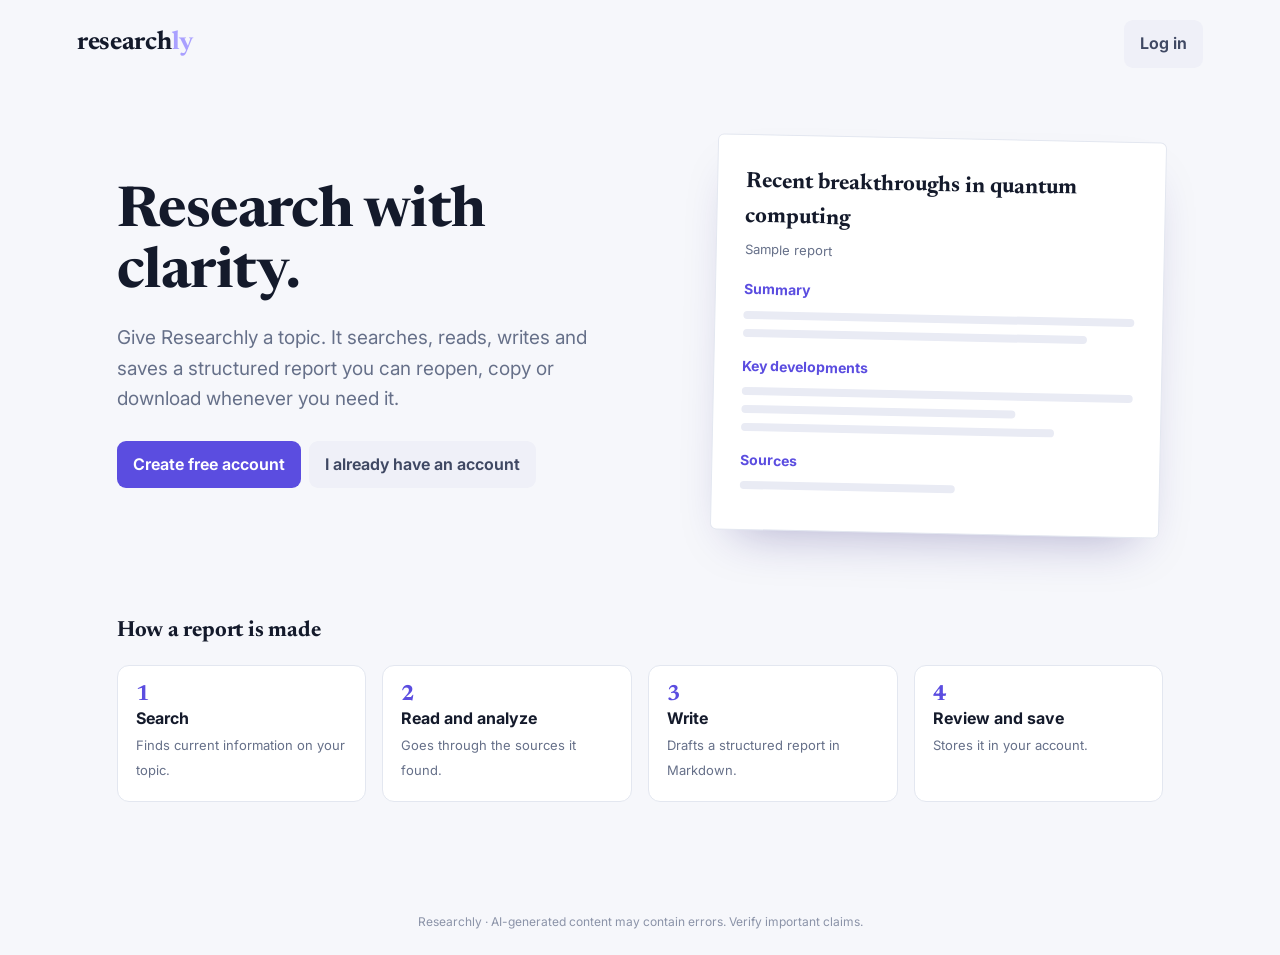
<file: index.html>
<!DOCTYPE html>
<html lang="en"><head><meta charset="UTF-8"><meta name="viewport" content="width=device-width, initial-scale=1.0">
<link rel="preconnect" href="https://fonts.googleapis.com"><link rel="preconnect" href="https://fonts.gstatic.com" crossorigin>
<link href="https://fonts.googleapis.com/css2?family=Inter:wght@400;600;700&family=Newsreader:wght@500;700&display=swap" rel="stylesheet">
<link rel="stylesheet" href="css/style.css">
<title>Researchly — AI research workspace</title>
<meta name="description" content="Enter a topic and get a structured, saved research report."></head>
<body>
<nav class="site-nav"><a class="brand" href="index.html">research<span>ly</span></a>
<div class="row"><a class="btn ghost" id="navLogin" href="login.html">Log in</a></div></nav>
<section class="hero">
<div><h1>Research with clarity.</h1>
<p class="lead">Give Researchly a topic. It searches, reads, writes and saves a structured report you can reopen, copy or download whenever you need it.</p>
<div class="row"><a class="btn" id="ctaMain" href="login.html?mode=register">Create free account</a><a class="btn ghost" href="login.html">I already have an account</a></div></div>
<div class="sheet" aria-hidden="true"><h3>Recent breakthroughs in quantum computing</h3><div class="small">Sample report</div>
<h4>Summary</h4><div class="bar"></div><div class="bar" style="width:88%"></div>
<h4>Key developments</h4><div class="bar"></div><div class="bar" style="width:70%"></div><div class="bar" style="width:80%"></div>
<h4>Sources</h4><div class="bar" style="width:55%"></div></div>
</section>
<section class="how"><h2>How a report is made</h2>
<ol><li><strong>Search</strong><br><span class="small">Finds current information on your topic.</span></li>
<li><strong>Read and analyze</strong><br><span class="small">Goes through the sources it found.</span></li>
<li><strong>Write</strong><br><span class="small">Drafts a structured report in Markdown.</span></li>
<li><strong>Review and save</strong><br><span class="small">Stores it in your account.</span></li></ol></section>
<footer>Researchly · AI-generated content may contain errors. Verify important claims.</footer>
<script src="js/app.js"></script>
<script>if(token()){$("navLogin").textContent="Open workspace";$("navLogin").href="workspace.html";$("ctaMain").textContent="Open workspace";$("ctaMain").href="workspace.html";}</script>
</body></html>
</file>
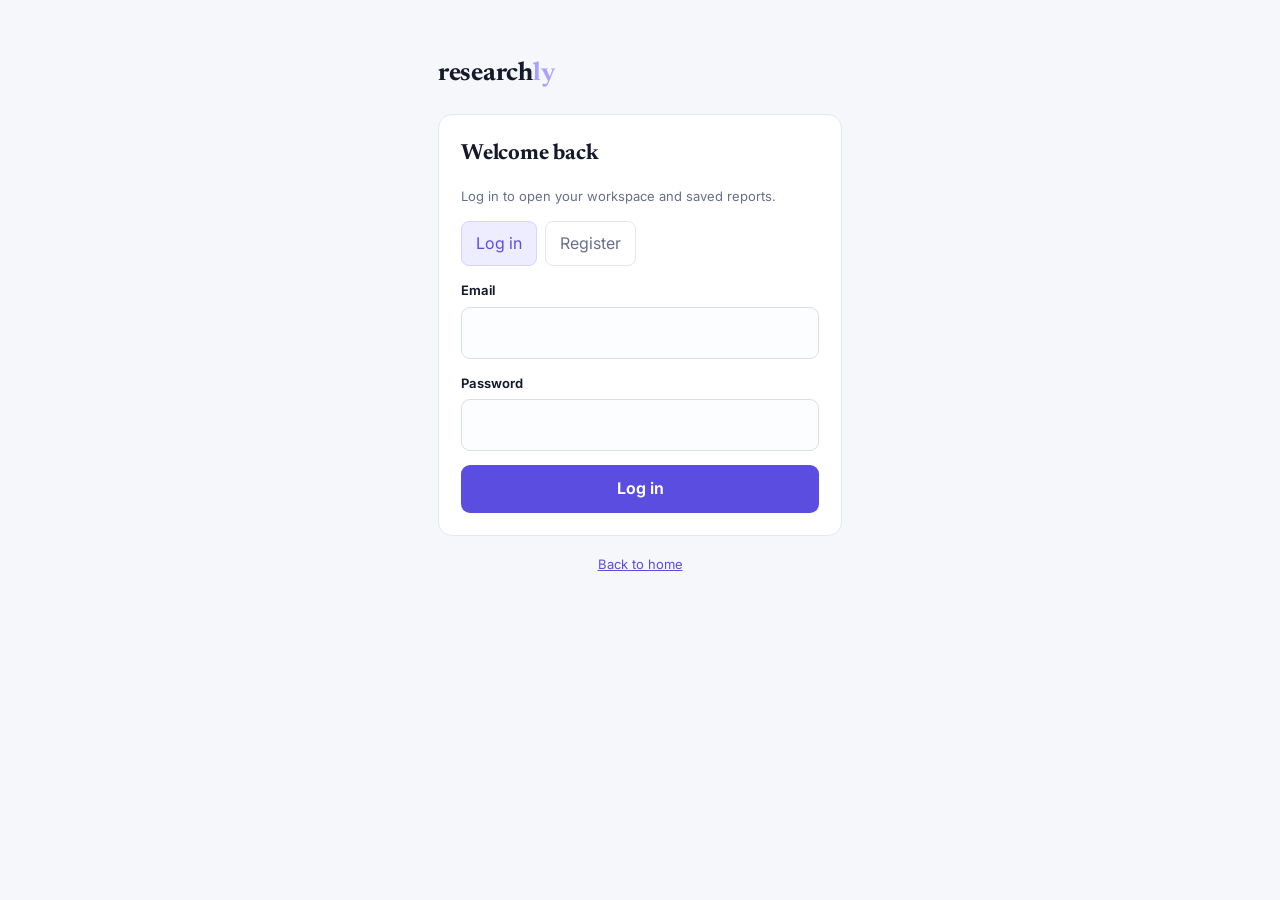
<file: account.html>
<!DOCTYPE html>
<html lang="en"><head><meta charset="UTF-8"><meta name="viewport" content="width=device-width, initial-scale=1.0">
<link rel="preconnect" href="https://fonts.googleapis.com"><link rel="preconnect" href="https://fonts.gstatic.com" crossorigin>
<link href="https://fonts.googleapis.com/css2?family=Inter:wght@400;600;700&family=Newsreader:wght@500;700&display=swap" rel="stylesheet">
<link rel="stylesheet" href="css/style.css">
<title>Account — Researchly</title></head>
<body><div class="app"><aside id="side"></aside><main><header class="top" id="top"></header><div class="content">
<h1 style="font-size:34px">Your account</h1>
<section class="panel">
<div class="kv"><span>Name</span><span id="aName">Loading…</span></div>
<div class="kv"><span>Email</span><span id="aEmail">Loading…</span></div>
<div class="kv"><span>Saved reports</span><span id="aCount">Loading…</span></div>
<div class="message" id="msg" role="alert"></div>
<div class="row" style="margin-top:18px"><a class="btn ghost" href="reports.html">View reports</a><button class="btn danger" id="out">Log out</button></div>
</section></div></main></div>
<script src="js/app.js"></script>
<script>
mountShell("account.html");$("out").onclick=logout;
(async()=>{try{const u=await api("/me");$("aName").textContent=u.name||"Not set";$("aEmail").textContent=u.email||"Not available";}
catch(e){showMessage("msg",e.message);}
try{$("aCount").textContent=normalizeReports(await api("/reports")).length;}catch{$("aCount").textContent="Unavailable";}})();
</script></body></html>
</file>
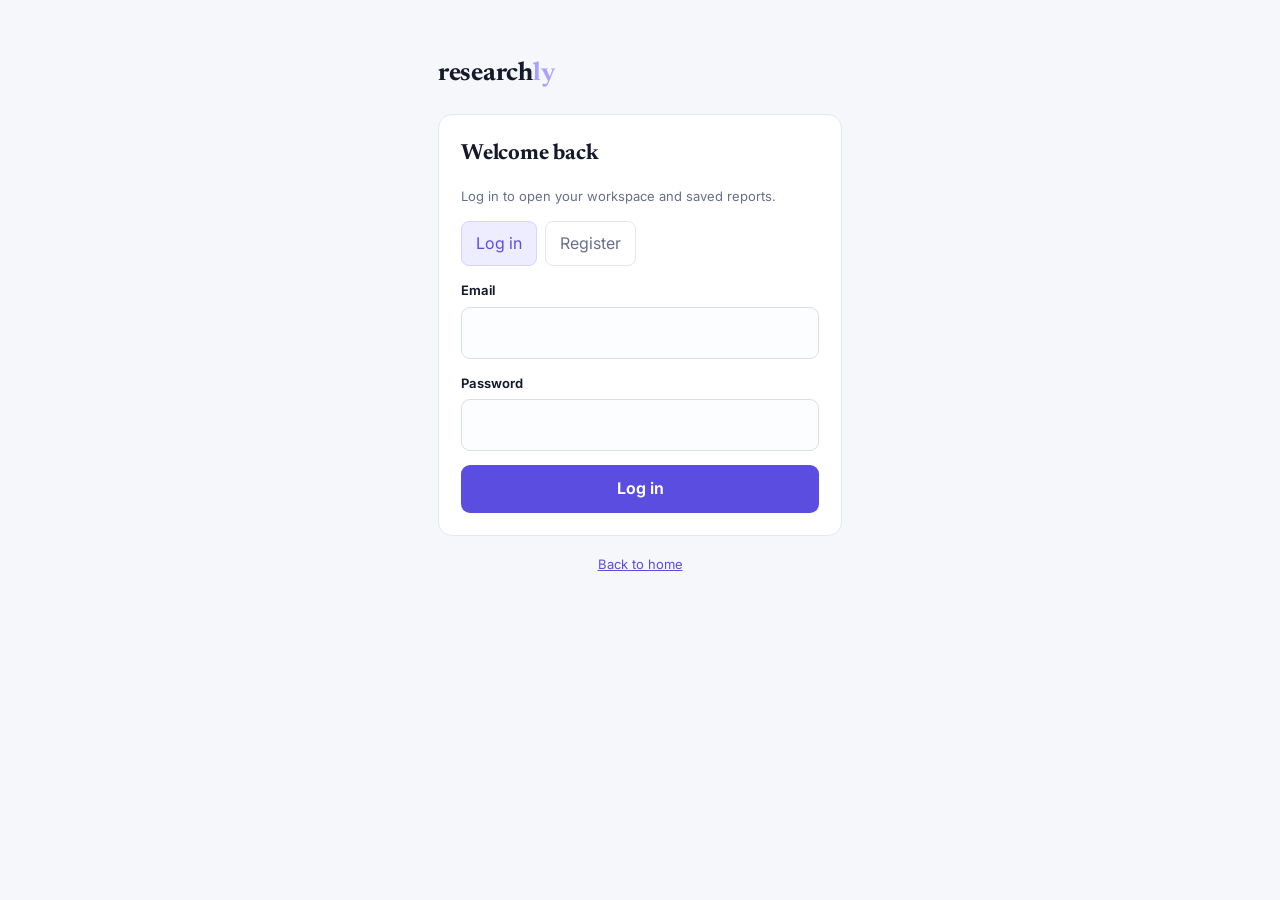
<file: login.html>
<!DOCTYPE html>
<html lang="en"><head><meta charset="UTF-8"><meta name="viewport" content="width=device-width, initial-scale=1.0">
<link rel="preconnect" href="https://fonts.googleapis.com"><link rel="preconnect" href="https://fonts.gstatic.com" crossorigin>
<link href="https://fonts.googleapis.com/css2?family=Inter:wght@400;600;700&family=Newsreader:wght@500;700&display=swap" rel="stylesheet">
<link rel="stylesheet" href="css/style.css">
<title>Log in — Researchly</title></head>
<body><div class="authwrap">
<a class="brand" href="index.html" style="color:#141a2b;margin:0 0 18px">research<span>ly</span></a>
<section class="panel"><h2 id="authTitle">Welcome back</h2>
<p class="small" id="authSub">Log in to open your workspace and saved reports.</p>
<div class="tabs"><button class="tab active" id="loginTab" type="button">Log in</button><button class="tab" id="registerTab" type="button">Register</button></div>
<form id="authForm">
<div id="nameField" hidden><label for="authName">Full name</label><input id="authName" autocomplete="name" maxlength="100"></div>
<label for="authEmail">Email</label><input id="authEmail" type="email" autocomplete="email" required maxlength="254">
<label for="authPassword">Password</label><input id="authPassword" type="password" autocomplete="current-password" required minlength="8">
<button class="btn full" id="authSubmit" type="submit">Log in</button>
<div class="message" id="authMessage" role="alert"></div></form></section>
<p class="small" style="text-align:center"><a href="index.html">Back to home</a></p></div>
<script src="js/app.js"></script>
<script>
const params=new URLSearchParams(location.search);
const next=/^[a-z]+\.html(\?id=[\w-]+)?$/i.test(params.get("next")||"")?params.get("next"):"workspace.html";
if(token())location.replace(next);
let mode="login";
function setMode(m){mode=m;const r=m==="register";$("nameField").hidden=!r;$("authName").required=r;
$("authPassword").autocomplete=r?"new-password":"current-password";$("authSubmit").textContent=r?"Create account":"Log in";
$("authTitle").textContent=r?"Create your account":"Welcome back";
$("loginTab").classList.toggle("active",!r);$("registerTab").classList.toggle("active",r);clearMessage("authMessage");}
$("loginTab").onclick=()=>setMode("login");$("registerTab").onclick=()=>setMode("register");
if(params.get("mode")==="register")setMode("register");
if(params.get("out"))showMessage("authMessage","You have logged out.","success");
if(params.get("expired"))showMessage("authMessage","Your session expired. Please log in again.");
$("authForm").addEventListener("submit",async(e)=>{e.preventDefault();clearMessage("authMessage");$("authSubmit").disabled=true;
const email=$("authEmail").value.trim(),password=$("authPassword").value;
try{
if(mode==="register"){await api("/register",{method:"POST",body:JSON.stringify({name:$("authName").value.trim(),email,password})});
setMode("login");$("authEmail").value=email;$("authPassword").value="";showMessage("authMessage","Account created. You can now log in.","success");}
else{const f=new URLSearchParams();f.set("username",email);f.set("password",password);
const d=await api("/login",{method:"POST",headers:{"Content-Type":"application/x-www-form-urlencoded"},body:f});
if(!d.access_token)throw new Error("Login response did not include access_token.");
localStorage.setItem(TOKEN_KEY,d.access_token);location.href=next;}
}catch(err){showMessage("authMessage",err.message);}finally{$("authSubmit").disabled=false;}});
</script></body></html>
</file>
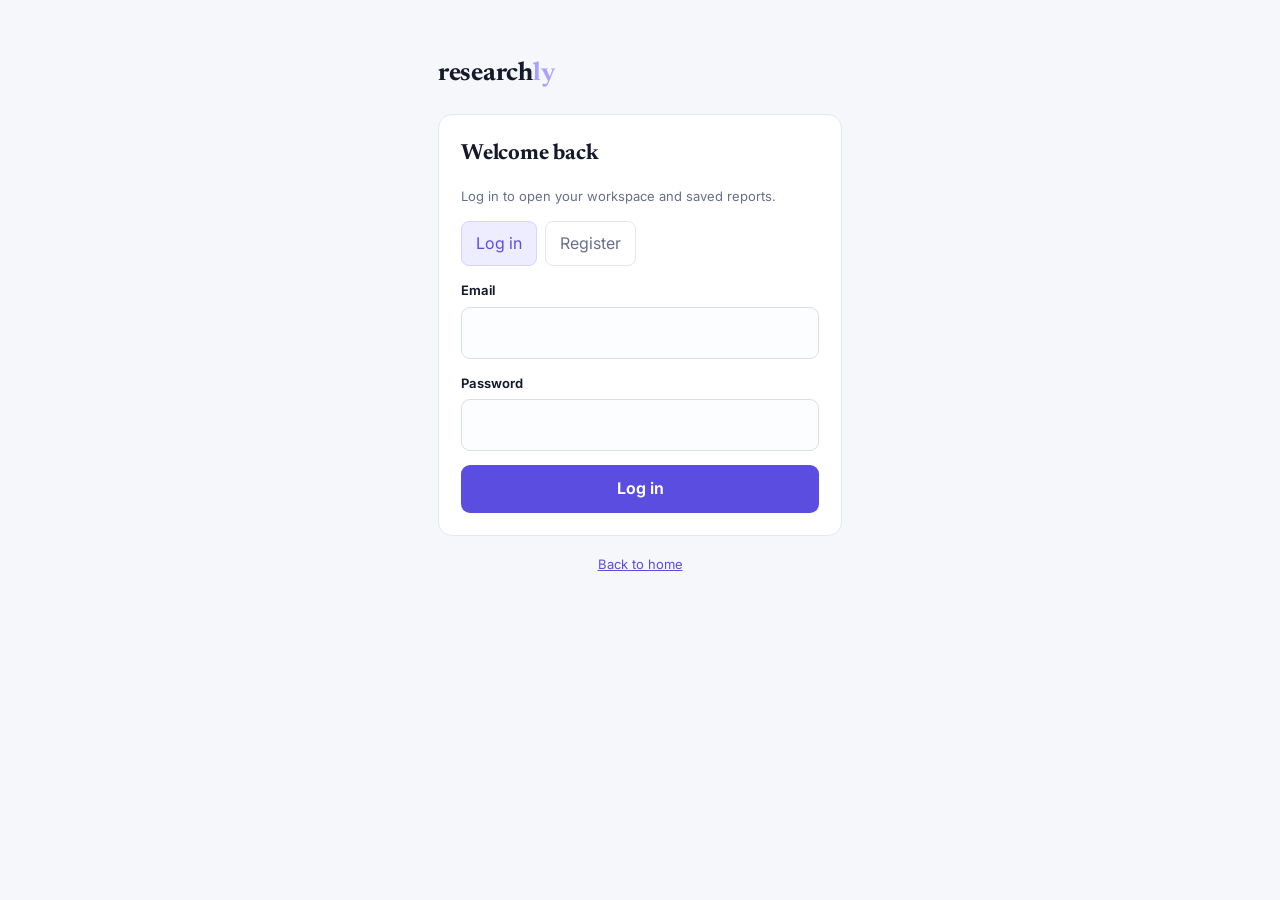
<file: reports.html>
<!DOCTYPE html>
<html lang="en"><head><meta charset="UTF-8"><meta name="viewport" content="width=device-width, initial-scale=1.0">
<link rel="preconnect" href="https://fonts.googleapis.com"><link rel="preconnect" href="https://fonts.gstatic.com" crossorigin>
<link href="https://fonts.googleapis.com/css2?family=Inter:wght@400;600;700&family=Newsreader:wght@500;700&display=swap" rel="stylesheet">
<link rel="stylesheet" href="css/style.css">
<title>Saved reports — Researchly</title></head>
<body><div class="app"><aside id="side"></aside><main><header class="top" id="top"></header><div class="content">
<div class="row" style="justify-content:space-between"><h1 style="font-size:34px">Saved reports</h1>
<div class="row"><a class="btn" href="workspace.html">New report</a><button class="btn ghost" id="refresh">Refresh</button></div></div>
<input id="search" type="search" placeholder="Search your reports by topic" aria-label="Search reports" style="margin:6px 0 18px">
<div class="message" id="reportsMessage" role="alert"></div>
<div class="rgrid" id="list"></div><div id="empty"></div>
</div></main></div>
<script src="js/app.js"></script>
<script>
mountShell("reports.html");
let all=[];
function draw(){const q=$("search").value.trim().toLowerCase();const L=$("list");L.replaceChildren();$("empty").replaceChildren();
const rows=all.filter(r=>(r.topic||r.title||"").toLowerCase().includes(q));
if(!rows.length){const e=el("div","empty",all.length?"No report matches that search.":"No saved reports yet. Generate your first one from the Research page.");$("empty").append(e);return;}
rows.forEach(r=>{const a=el("a","rcard");a.href="report.html?id="+encodeURIComponent(r.id);
a.append(el("strong","",r.topic||r.title||"Report #"+r.id),el("span","small",fmtDate(r.created_at)));L.append(a);});}
async function load(){clearMessage("reportsMessage");$("empty").replaceChildren(el("div","empty","Loading saved reports…"));
try{all=normalizeReports(await api("/reports"));draw();}catch(e){$("empty").replaceChildren();showMessage("reportsMessage",e.message);}}
$("refresh").onclick=load;$("search").oninput=draw;load();
</script></body></html>
</file>
<file: css/style.css>
:root{--bg:#f6f7fb;--surf:#fff;--ink:#141a2b;--mut:#667089;--line:#e3e7f0;--pri:#5b4de0;--pri-d:#4638c4;--soft:#eeecff;--bad:#a52a3a;--ok:#12684d;--side:#14152a}
*{box-sizing:border-box}
html{scroll-behavior:smooth}
body{margin:0;background:var(--bg);color:var(--ink);font:16px/1.6 Inter,"Segoe UI",Arial,sans-serif}
h1,h2,.brand{font-family:Newsreader,Georgia,serif;letter-spacing:-.01em}
h1{font-size:clamp(34px,5vw,56px);line-height:1.08;margin:0 0 16px}
h2{font-size:22px;margin:0 0 14px}
a{color:var(--pri)}
button,input,textarea{font:inherit}
button{cursor:pointer}
:focus-visible{outline:3px solid #b7b0ff;outline-offset:2px}
.small{font-size:13px;color:var(--mut)}
.row{display:flex;flex-wrap:wrap;gap:8px;align-items:center}
.btn{display:inline-block;border:0;border-radius:9px;padding:11px 16px;background:var(--pri);color:#fff;font-weight:650;text-decoration:none;text-align:center}
.btn:hover{background:var(--pri-d)}
.btn:disabled{opacity:.6;cursor:wait}
.btn.ghost{background:#eff0f8;color:#3f4863}
.btn.ghost:hover{background:#e3e5f2}
.btn.danger{background:var(--bad)}
.btn.full{width:100%;margin-top:14px}
/* app shell */
.app{min-height:100vh;display:grid;grid-template-columns:240px 1fr}
aside{background:var(--side);color:#fff;padding:26px 18px;position:sticky;top:0;height:100vh}
.brand{display:block;font-size:26px;font-weight:700;margin:0 10px 28px;color:#fff;text-decoration:none}
.brand span{color:#a9a0ff}
.nav{display:block;padding:11px 12px;margin:4px 0;border-radius:10px;color:#c5c7d9;text-decoration:none}
.nav:hover{background:#26264a;color:#fff}
.nav.active{background:#3a3470;color:#fff;box-shadow:inset 3px 0 0 #a9a0ff}
.side-note{color:#9a9eb8;font-size:12px;line-height:1.7;margin:28px 10px}
.top{background:#fff;border-bottom:1px solid var(--line);padding:14px 30px;display:flex;justify-content:space-between;align-items:center;gap:12px;flex-wrap:wrap}
.status{font-size:13px;color:var(--mut)}
.status::before{content:"";display:inline-block;width:8px;height:8px;border-radius:50%;background:#c3c8d8;margin-right:7px}
.status.ok::before{background:#22a06b}
.status.bad::before{background:#d64557}
.content{max-width:980px;margin:auto;padding:34px 28px}
.panel{background:var(--surf);border:1px solid var(--line);border-radius:14px;padding:22px;margin-bottom:18px}
label{display:block;font-weight:650;font-size:13px;margin:14px 0 6px}
input,textarea{width:100%;padding:12px;border:1px solid #d9deea;border-radius:9px;background:#fcfdff}
input:focus,textarea:focus{border-color:var(--pri);outline:none}
textarea{min-height:130px;resize:vertical}
.message{display:none;border-radius:9px;padding:11px;margin:12px 0;font-size:14px;overflow-wrap:anywhere}
.message.show{display:block}
.message.error{color:#9d2637;background:#fff0f1}
.message.success{color:var(--ok);background:#eaf9f2}
.tabs{display:flex;gap:8px;margin:14px 0}
.tab{border:1px solid var(--line);background:#fff;padding:9px 14px;border-radius:8px;color:var(--mut)}
.tab.active{background:var(--soft);color:var(--pri);border-color:#d8d2ff}
.steps{list-style:none;padding:0;margin:0}
.steps li{padding:9px 0 9px 30px;position:relative;color:var(--mut);font-size:14px}
.steps li::before{content:"";position:absolute;left:4px;top:15px;width:12px;height:12px;border-radius:50%;border:2px solid #c3c8d8}
.steps li.on{color:var(--ink);font-weight:650}
.steps li.on::before{border-color:var(--pri);background:var(--pri)}
.steps li.done::before{border-color:#22a06b;background:#22a06b}
.report-body{line-height:1.85;overflow-wrap:anywhere}
.report-body h1{font-size:30px}
.report-body h2{margin-top:30px;padding-bottom:8px;border-bottom:1px solid var(--line)}
.report-body pre{overflow:auto;background:#191b2b;color:#fff;padding:14px;border-radius:8px}
.report-body code{background:#f0f1f7;padding:2px 5px;border-radius:4px}
.report-body pre code{background:none}
.report-body table{width:100%;border-collapse:collapse;display:block;overflow-x:auto}
.report-body th,.report-body td{border:1px solid var(--line);padding:8px;text-align:left}
.rgrid{display:grid;grid-template-columns:repeat(auto-fill,minmax(280px,1fr));gap:14px}
.rcard{display:block;background:#fff;border:1px solid var(--line);border-radius:12px;padding:18px;text-decoration:none;color:var(--ink)}
.rcard:hover{border-color:var(--pri)}
.rcard strong{display:block;margin-bottom:6px;overflow-wrap:anywhere}
.empty{color:var(--mut);padding:30px;text-align:center;border:1px dashed var(--line);border-radius:12px}
.kv{display:grid;grid-template-columns:120px 1fr;gap:10px;padding:10px 0;border-bottom:1px solid var(--line);font-size:15px}
.kv span:first-child{color:var(--mut)}
/* landing + auth */
.site-nav{display:flex;justify-content:space-between;align-items:center;padding:20px 6vw}
.site-nav .brand{color:var(--ink);margin:0}
.hero{display:grid;grid-template-columns:1.1fr .9fr;gap:48px;align-items:center;padding:50px 6vw 70px;max-width:1200px;margin:auto}
.lead{font-size:19px;color:var(--mut);max-width:520px;margin-bottom:26px}
.sheet{background:#fff;border:1px solid var(--line);border-radius:6px;padding:30px 28px;box-shadow:0 24px 50px -24px rgba(40,30,120,.35);transform:rotate(1.2deg)}
.sheet h3{font-family:Newsreader,Georgia,serif;font-size:22px;margin:0 0 4px}
.sheet .bar{height:8px;border-radius:4px;background:#e9ebf4;margin:10px 0}
.sheet h4{margin:18px 0 4px;font-size:14px;color:var(--pri)}
.how{max-width:1200px;margin:auto;padding:10px 6vw 70px}
.how ol{display:grid;grid-template-columns:repeat(auto-fit,minmax(200px,1fr));gap:16px;padding:0;list-style:none;counter-reset:s}
.how li{counter-increment:s;background:#fff;border:1px solid var(--line);border-radius:12px;padding:18px}
.how li::before{content:counter(s);font:700 22px Newsreader,Georgia,serif;color:var(--pri);display:block}
.authwrap{max-width:440px;margin:6vh auto;padding:0 18px}
footer{text-align:center;color:#8b93a8;font-size:12px;padding:24px}
@media(max-width:900px){.hero{grid-template-columns:1fr}.sheet{transform:none}}
@media(max-width:700px){.app{grid-template-columns:1fr}aside{position:static;height:auto;padding:14px;display:flex;flex-wrap:wrap;align-items:center;gap:6px}.brand{margin:0 14px 0 4px}.side-note{display:none}.top{padding:12px 16px}.content{padding:22px 14px}.kv{grid-template-columns:1fr;gap:2px}}
@media(prefers-reduced-motion:reduce){html{scroll-behavior:auto}}
</file>
